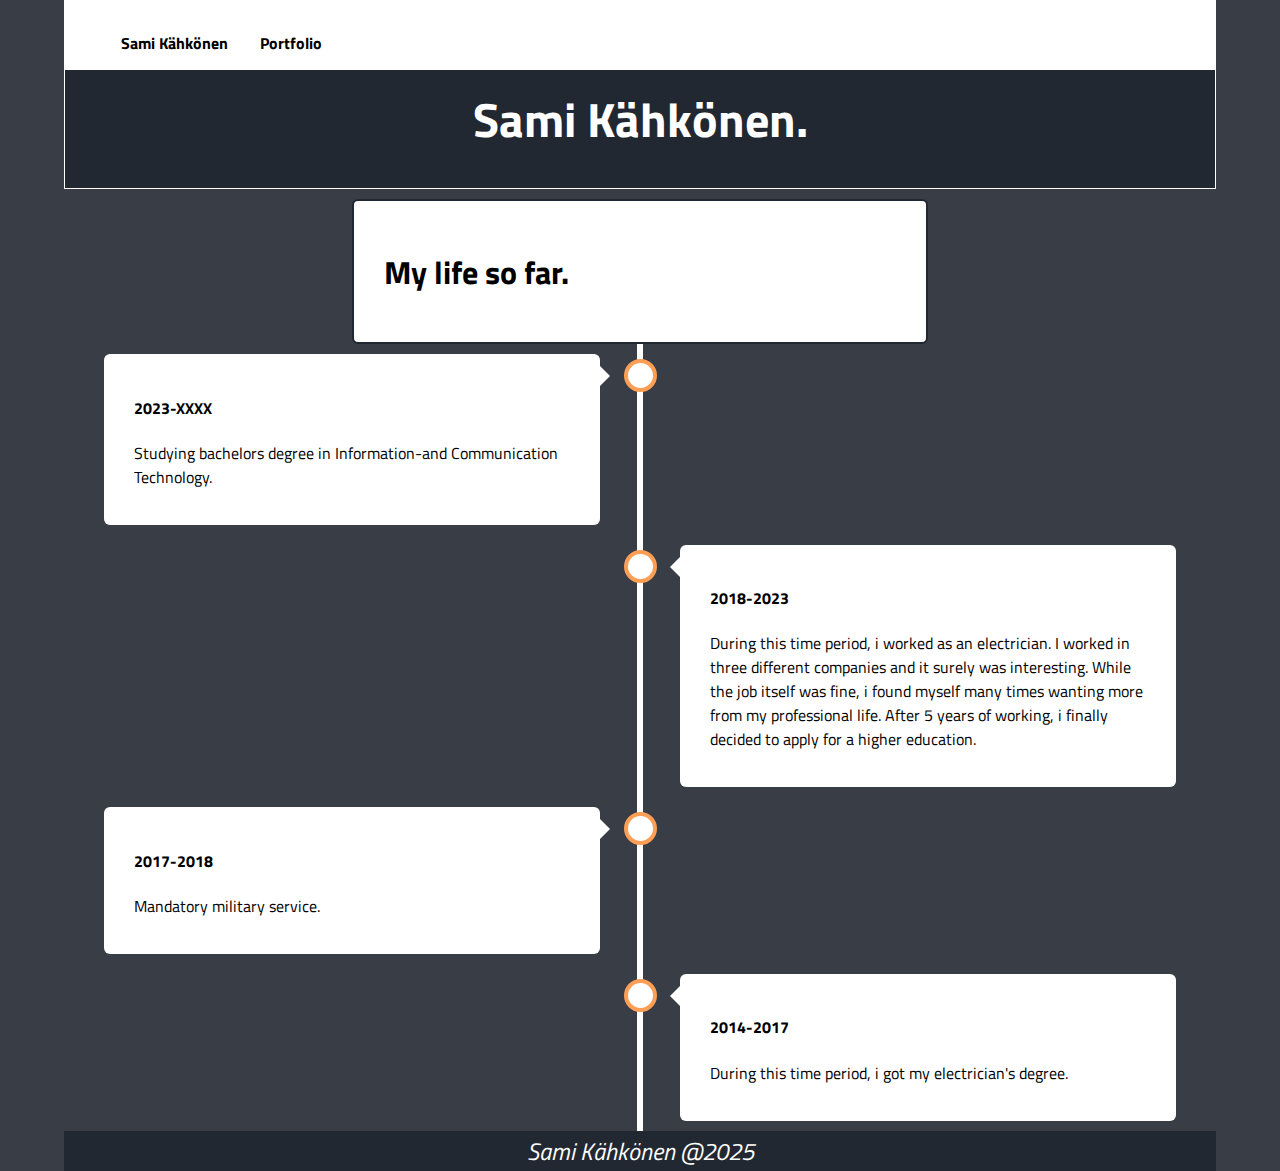
<file: portfolio.html>
<!DOCTYPE html>
<html lang="fi">
<head>
<meta name="viewport" content="width=device-width, initial-scale=1.0">
<title>Portfolio</title>
<link rel="stylesheet" href="layout.css">
<link href="https://fonts.googleapis.com/css2?family=Titillium+Web:wght@300;600&display=swap" rel="stylesheet" type="text/css"> 
</head>
<body>
    <article class="page"> <!---Article alku-->
            <nav>
              <ul>
                <li><a href="index.html" target="_self"><b>Sami Kähkönen</b></a></li>
                <li><a href="portfolio.html" target="_self"><b>Portfolio</b></a></li>
              <ul>
            </nav>
            <header> <!---Header alku--->
             <h1 id="nimi">
                Sami Kähkönen.
            </h1>  
        </header>
            <section class="infolaatikko"> <!-- infolaatikko alku-->
                <h2 id="alaotsikointi">My life so far.</h2> 
                <p> 
                </p>
            </section> <!-- infolaatikko loppu-->
        <section class="timeline"> <!-- timeline alku -->
            <section class="container left"> <!-- container left alku-->
                <section class="content"> <!-- sisältö alku-->
                    <h4>2023-XXXX</h4>
                    <p>Studying bachelors degree in Information-and Communication Technology.</p>
                </section><!-- sisältö loppu-->   
            </section> <!-- container left loppu-->
            <section class="container right"> <!-- container right alku -->
                <section class="content"> <!-- sisalto alkaa -->
                    <h4>2018-2023</h4>
                    <p>During this time period, i worked as an electrician. I worked in three different companies and it surely was interesting. While the job itself was fine, i found myself many times wanting more from my professional life. After 5 years of working, i finally decided to apply for a higher education.<br>
                   </p>
                </section> <!-- sisältö loppu-->  
            </section> <!-- container right loppu-->
            <section class="container left"> <!-- container left-->
                <section class="content"> <!-- sisalto alkaa -->
                    <h4>2017-2018</h4>
                    <p>Mandatory military service.</p>
                </section> <!-- sisältö loppu-->
            </section> <!-- content left loppuu-->
            <section class="container right"> <!-- container right alkaa-->
                <section class="content"> <!-- sisalto alkaa -->
                    <h4>2014-2017</h4>
                    <p>During this time period, i got my electrician's degree. </p>
                </section> <!-- sisältö loppu-->        
            </section> <!--container right loppuu-->
        </section> <!-- timeline loppu--> 
    <footer> <!-- footer alku-->
    <address>Sami Kähkönen @2025</address>
    </footer> <!-- footer loppu-->
    </article>
    </body>
    </html>
</file>
<file: layout.css>
* {
  box-sizing: border-box;
}
body{
  font-family: 'Titillium Web', sans-serif;
  background-color:#393E46;
  margin: 0 auto;
}

article.page{
   background-color: #393E46;
   text-align: center;
   margin: 0 auto;
   width: 90%;
}
.teksti_titillium{
  font-family: 'Titillium Web', sans-serif;
}
h3{
  color:#B55400;
  font-size: 250%;
  border-radius: 7px;
}
#nimi{
  font-size: 300%;
  color:white;
}
#iskulause{
  background-color: #222831;
  padding: 10px;
  color: white;
  font-size: 200%;
  border-radius: 16px;
  border: 1px solid white;
}
#sami{
  width:60%;
  margin-top: 8px;
  border: solid 2px #222831;
}
#alaotsikointi{
  color:black;
  background-color: white;
  font-size: 200%;
  border-radius: 7px;
}
#vapaa{
  color:black;
  background-color: white;
  font-size: 200%;
  border-radius: 7px;
}
#kuvagalleria{
  color:black;
  background-color: white;
  font-size: 200%;
  border-radius: 7px;
}
#projektit{
  margin-top: 1;
  color:black;
  background-color: white;
  font-size: 200%;
  border-radius: 7px;
  
}

#koulutyöt{
  background-color: pink;
}

img{
  border-radius: 16px;
}

nav{
  list-style-type: none;
  overflow: hidden;
  margin: 0;
  padding:0;
  background-color: white;
  position: fixed;
  top: 0;
  width: 90%;
  border: solid 1px white;
  z-index: 10;
}
ul{
  list-style-type: none;
}

li {
  float: left;
  list-style-type: none;
}

li a {
  display: block;
  text-align: center;
  color: black;
  padding: 14px 16px;
  text-decoration: none;;
}

li a:hover:not(.active) {
  background-color:#B55400;;
}

.active {
  background-color: #B55400;
}

header{
  padding-top: 50px;
  overflow: hidden;
  background-color: #222831;
  color: #B55400;
  z-index: -1;
  border: solid 1px white;
}
section.kansi {
  background-color: #393E46;
  height:auto;
  display: flex;
  background-image:
  linear-gradient(rgba(0, 0, 0, 0.1), rgba(0, 0, 0, 0.1)), 
  url("../images/Koodia.png")
}

section.kansivasen {
  width: 50%;
  margin-top: 12%;
} 

section.kansioikea {
  width: 50%;
  padding-left: 10%;
}

section.kontsa {
  height: 1000px;
  padding: 1%;
  padding-top: 1%;
  background-color:#222831;
  color: black;
  text-align: center;
  
}
section.kukaolen{
  width: 40%;
  color: black;
  background-color: white;
  float:right;
  padding: 10px;
  border-radius: 16px;
  border: solid 2px #222831;
  text-align: left;
}
section.harrastukset{
  width: 40%;
  color: #000000;
  background-color: white;
  float:left;
  padding: 10px;
  padding-bottom: 30px;
  border-radius: 16px;
  border: solid 2px #222831;
  text-align: left;
}
section.projects{
  width: 100%;
  height: 550px;
  color: #000000;
  float: left;
  padding: 10px;
  padding-bottom: 30px;
  border-radius: 16px;
  border: solid 2px #222831;
  text-align: left;
  
}
section.kuvakollaasi{
  width: 40%;
  margin-top: 50px; 
  color: #000000;
  background-color: white;
  float:right;
  padding: 1p0x;
  padding-bottom: 30px;
  border-radius: 16px;
  border: solid 2px #222831;
}
section.infolaatikko{
  padding: 20px 30px;
  background-color:white;
  border-radius: 6px;
  width:50%;
  margin-left: 25%;
  margin-top: 10px;
  border: solid 2px #222831;
  text-align: left;
}
* {
  box-sizing: border-box;
}

/* The actual timeline (the vertical ruler) */
.timeline {
  position: relative;
  max-width: auto;
  margin: 0 auto;
}

/* The actual timeline (the vertical ruler) */
.timeline::after {
  content: '';
  position: absolute;
  width: 6px;
  background-color: white;
  top: 0;
  bottom: 0;
  left: 50%;
  margin-left: -3px;
}

/* Container around content */
.container {
  padding: 10px 40px;
  position: relative;
  background-color: inherit;
  width: 50%;
  text-align: left;
}

/* The circles on the timeline */
.container::after {
  content: '';
  position: absolute;
  width: 25px;
  height: 25px;
  right: -17px;
  background-color: white;
  border: 4px solid #FF9F55;
  top: 15px;
  border-radius: 50%;
  z-index: 1;
}

/* Place the container to the left */
.left {
  left: 0;
}

/* Place the container to the right */
.right {
  left: 50%;
}

/* Add arrows to the left container (pointing right) */
.left::before {
  content: " ";
  height: 0;
  position: absolute;
  top: 22px;
  width: 0;
  z-index: 1;
  right: 30px;
  border: medium solid white;
  border-width: 10px 0 10px 10px;
  border-color: transparent transparent transparent white;
}

/* Add arrows to the right container (pointing left) */
.right::before {
  content: " ";
  height: 0;
  position: absolute;
  top: 22px;
  width: 0;
  z-index: 1;
  left: 30px;
  border: medium solid white;
  border-width: 10px 10px 10px 0;
  border-color: transparent white transparent transparent;
}

/* Fix the circle for containers on the right side */
.right::after {
  left: -16px;
}

/* The actual content */
.content {
  padding: 20px 30px;
  background-color: white;
  position: relative;
  border-radius: 6px;
}

/* Media queries - Responsive timeline on screens less than 600px wide */
@media screen and (max-width: 600px) {
  /* Place the timelime to the left */
  .timeline::after {
  left: 31px;
  }
  
  /* Full-width containers */
  .container {
  width: 100%;
  padding-left: 70px;
  padding-right: 25px;
  }
  
  /* Make sure that all arrows are pointing leftwards */
  .container::before {
  left: 60px;
  border: medium solid white;
  border-width: 10px 10px 10px 0;
  border-color: transparent white transparent transparent;
  }

  /* Make sure all circles are at the same spot */
  .left::after, .right::after {
  left: 15px;
  }
  
  /* Make all right containers behave like the left ones */
  .right {
  left: 0%;
  }
}
/* Float four columns side by side */
.column {
  float: left;
  width: 25%;
  padding: 0 10px;
}

/* Remove extra left and right margins, due to padding */
.row {margin: 0 -5px;}

/* Clear floats after the columns */
.row:after {
  content: "";
  display: table;
  clear: both;
}

/* Responsive columns */
@media screen and (max-width: 600px) {
  .column {
    width: 100%;
    display: block;
    margin-bottom: 20px;
  }
}

/* Style the counter cards */
.card {
  box-shadow: 0 4px 8px 0 rgba(0, 0, 0, 0.2);
  padding: 16px;
  text-align: center;
  background-color: #f1f1f1;
  border-radius: 16px;
}
.clearfix {
  overflow: auto;
}

footer{
  text-align: center;
  color:white;
  background-color: #222831;
  margin-bottom: 0px;
  border: solid 2px #222831;
}

address{
  font-size:150%;
}
@media only screen and (max-width: 1200px) {
  article.page{
    width: 100%;
  }
  nav{
    width:100%;
  }
  section.kansi{
  flex-direction: column-reverse;
  }
  section.kansioikea, section.kansivasen{
    width: 100%;
    padding: 0;
    margin: 0;
  }
  #iskulause{
    padding: 10px;
    color: white;
    font-size: 150%;
    border-radius: 16px;
    width: 100%;
    background-color: #222831;
    margin-top: 20px;
  }
  #sami{
    width:200px;
    margin-top: 20px;
    margin-bottom: 0px;
  }
  section.kontsa{
    flex-direction: column;
    height: auto;
    display: flex;
  }
  section.kukaolen{
    width: 100%;
    margin-bottom: 8px;
  }
  section.harrastukset{
    width: 100%;
    margin-bottom: 8px;
  }
  section.infolaatikko{
    width: 97%;
    margin: 0px;
    margin-left:10px;
    margin-top: 20px;
    padding: 1px;
  }
  section.kuvakollaasi{
    width:100%;
    margin: 0px;

  }
}
/* Taulukon määrittely */
table {
  border-collapse: collapse;
  width: 100%;
  margin-top: 20px;
}
th, td {
  border: 1px solid #ddd;
  text-align: left;
  font-size: 100%;
  padding: 8px;
}
th {
  background-color: #f4f4f4;
}

#OS{
  width: 32%;
  display: inline-block;
}
#tools{
  width: 32%;
  display: inline-block;
}
#other{
  width: 32%;
  display: inline-block;
}
section.LinkedIn{
  float:left;
}
img.LinkedIn{
  width: 25%;
  }
section.GitHub{
  float:right;
}
img.GithubLogo{
  width: 25%;
}
</file>
